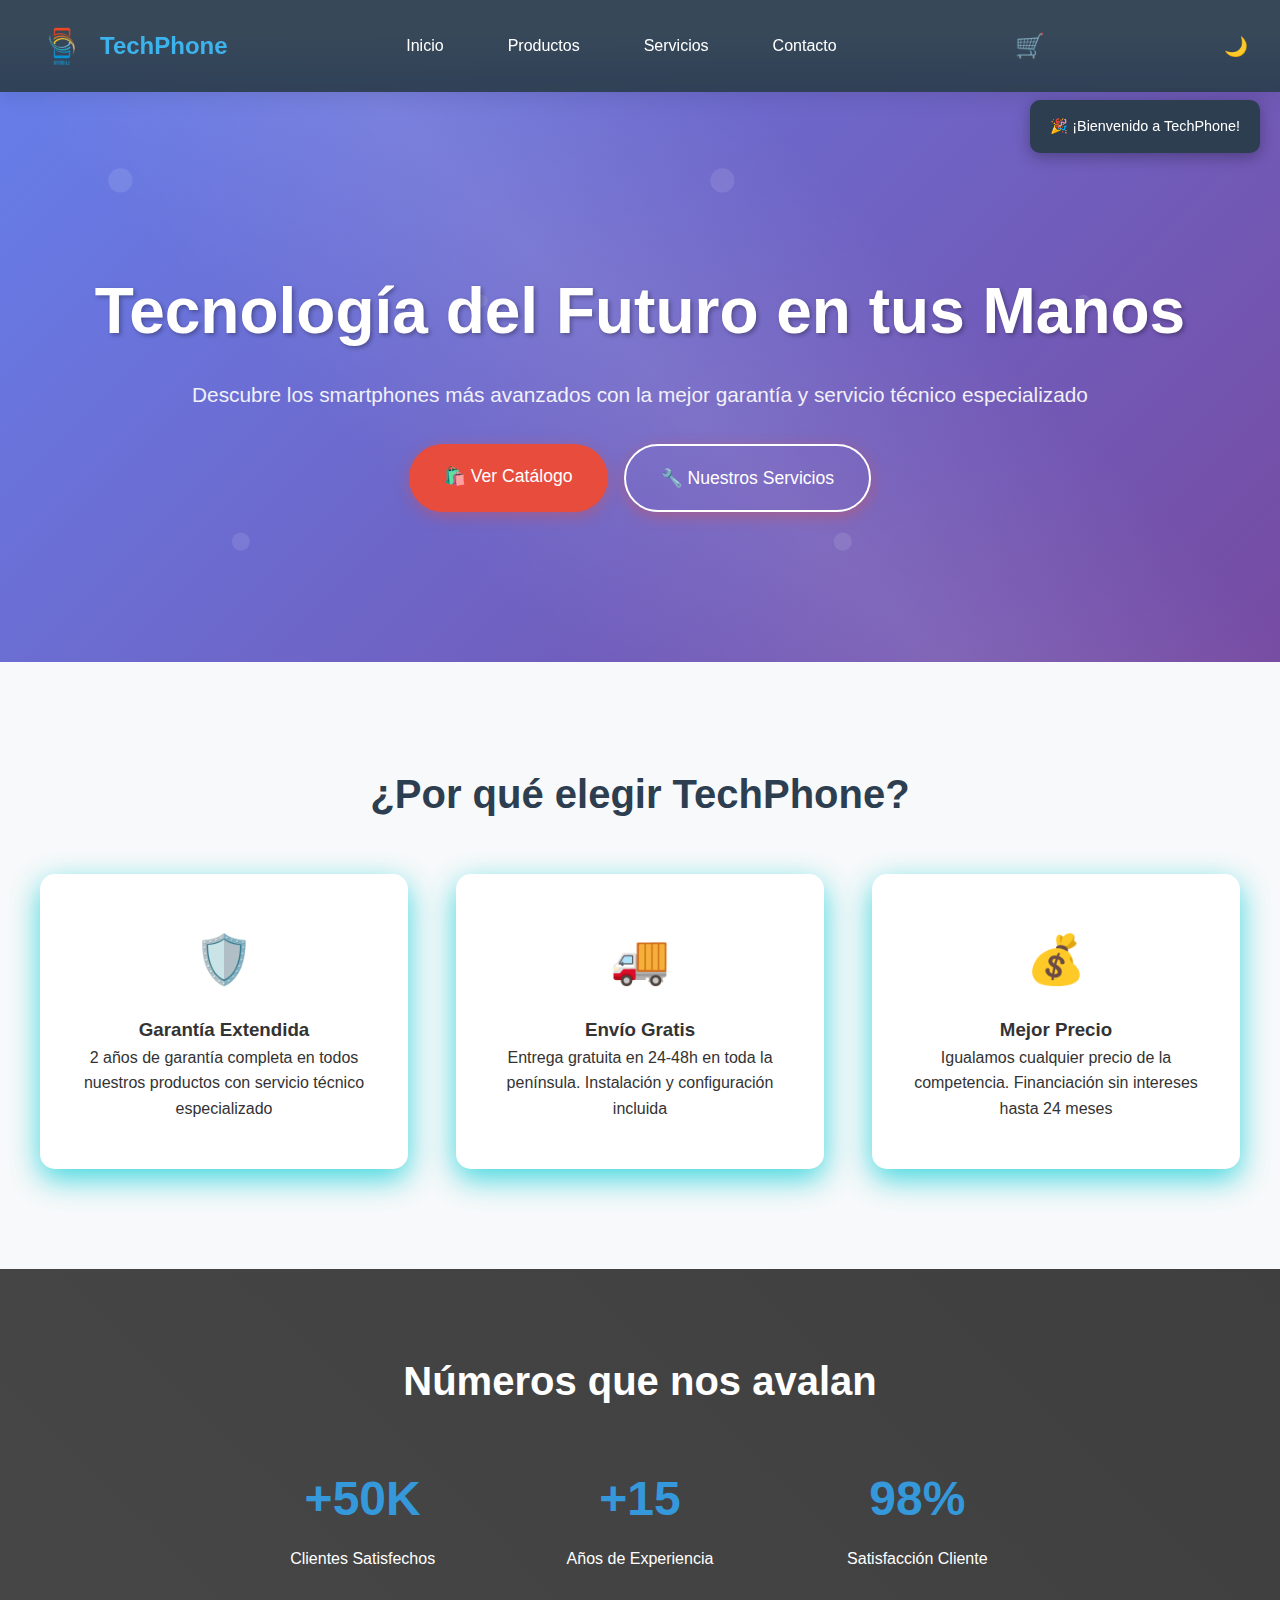
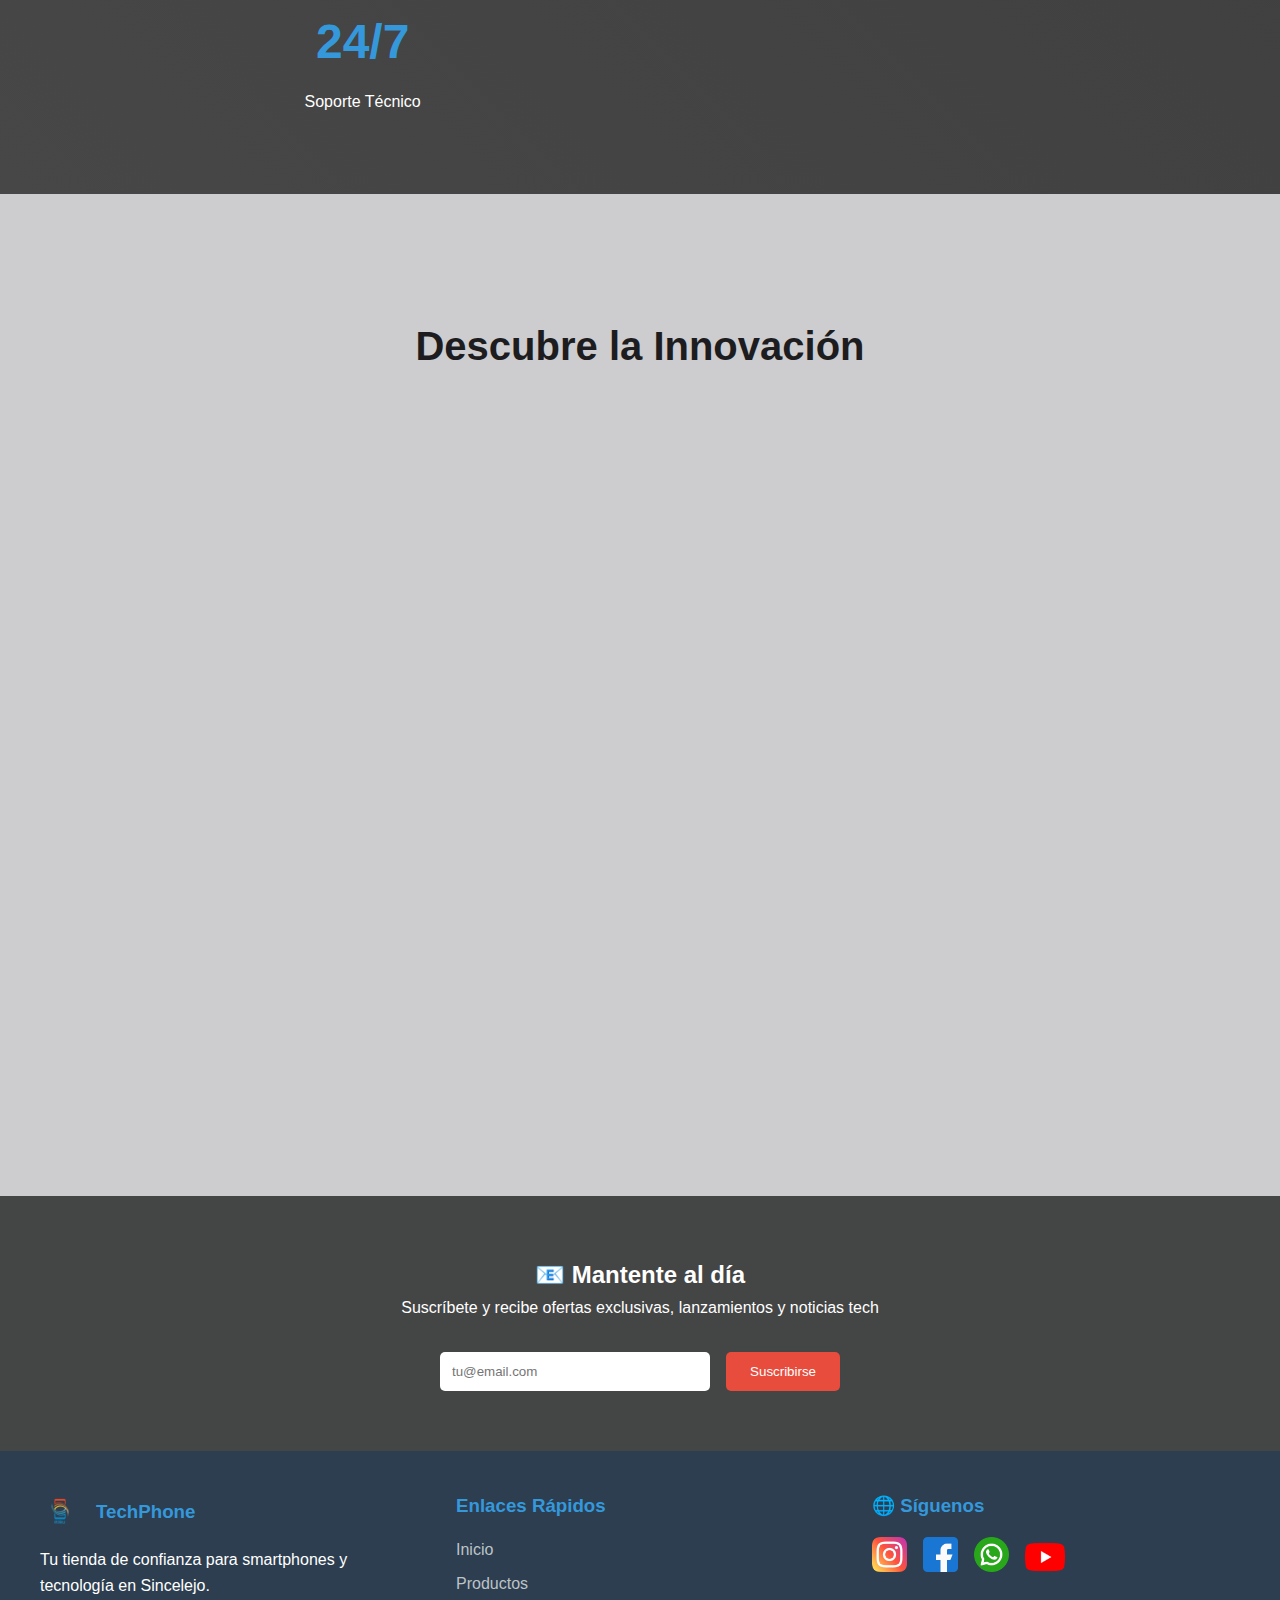
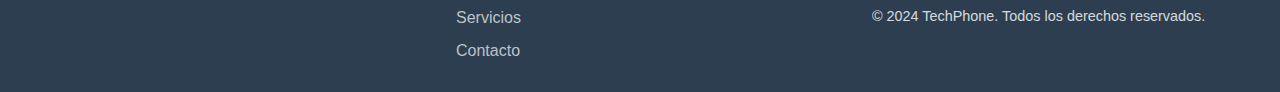
<file: PRACTICA/index.html>
<!DOCTYPE html>
<html lang="es">
<head>
    <meta charset="UTF-8">
    <meta name="viewport" content="width=device-width, initial-scale=1.0">
    <title>TechPhone - Tienda de Teléfonos</title>
    <link rel="stylesheet" href="styles.css">
</head>
<body>
    <!-- LOADER INICIAL -->
    <div class="page-loader" id="pageLoader">
        <div style="text-align: center; color: white;">
            <div class="loading-spinner"></div>
            <h3 style="margin-top: 20px; font-size: 1.5rem; animation: pulse 2s infinite;">🚀 TechPhone</h3>
            <p style="margin-top: 10px; opacity: 0.8;">Cargando experiencia premium...</p>
        </div>
    </div>
    
    <nav class="navbar">
        <div class="nav-brand">
            <img src="imagenes/Logo.png" alt="TechPhone Logo" class="logo-img">
            <h1>TechPhone</h1>
        </div>
        <div class="hamburger" id="hamburger">
            <span></span>
            <span></span>
            <span></span>
        </div>
        <ul class="nav-menu" id="navMenu">
            <li><a href="#inicio">Inicio</a></li>
            <li><a href="productos.html">Productos</a></li>
            <li><a href="servicios.html">Servicios</a></li>
            <li><a href="contacto.html">Contacto</a></li>
        </ul>
    </nav>

    <section id="inicio" class="hero">
        <div class="hero-content">
            <h2> Tecnología del Futuro en tus Manos</h2>
            <p>Descubre los smartphones más avanzados con la mejor garantía y servicio técnico especializado</p>
            <div class="cta-buttons">
                <a href="productos.html" class="cta-button">🛍️ Ver Catálogo</a>
                <a href="servicios.html" class="cta-button cta-secondary">🔧 Nuestros Servicios</a>
            </div>
        </div>
    </section>

    <section class="features">
        <h2 style="text-align: center; font-size: 2.5rem; margin-bottom: 3rem; color: #2c3e50;">¿Por qué elegir TechPhone?</h2>
        <div class="features-grid">
            <div class="feature-card">
                <div class="feature-icon">🛡️</div>
                <h3>Garantía Extendida</h3>
                <p>2 años de garantía completa en todos nuestros productos con servicio técnico especializado</p>
            </div>
            <div class="feature-card">
                <div class="feature-icon">🚚</div>
                <h3>Envío Gratis</h3>
                <p>Entrega gratuita en 24-48h en toda la península. Instalación y configuración incluida</p>
            </div>
            <div class="feature-card">
                <div class="feature-icon">💰</div>
                <h3>Mejor Precio</h3>
                <p>Igualamos cualquier precio de la competencia. Financiación sin intereses hasta 24 meses</p>
            </div>
        </div>
    </section>

    <section class="stats">
        <h2 style="font-size: 2.5rem; margin-bottom: 3rem;">Números que nos avalan</h2>
        <div class="stats-grid">
            <div class="stat-item"> 
                <h3>+50K</h3>
                <p>Clientes Satisfechos</p>
            </div>
            <div class="stat-item">
                <h3>+15</h3>
                <p>Años de Experiencia</p>
            </div>
            <div class="stat-item">
                <h3>98%</h3>
                <p>Satisfacción Cliente</p>
            </div>
            <div class="stat-item">
                <h3>24/7</h3>
                <p>Soporte Técnico</p>
            </div>
        </div>
    </section>

    <section class="showcase-section">
        <h2 style="text-align: center; font-size: 2.5rem; margin-bottom: 4rem; color: #1d1d1f;">Descubre la Innovación</h2>
        <div class="showcase-container">
            <div class="showcase-card left">
                <div class="card-image">
                    <img src="imagenes/iPhone 15 Pro Max.png" alt="iPhone 15 Pro Max">
                </div>
                <div class="card-content">
                    <h3>iPhone 15 Pro Max</h3>
                    <p>Titanio. Tan resistente. Tan ligero. Tan Pro.</p>
                    <a href="productos.html" class="card-link">Más información ›</a>
                </div>
            </div>
            
            <div class="showcase-card center">
                <div class="card-image">
                    <img src="imagenes/SAMSUNG.png" alt="Samsung Galaxy">
                </div>
                <div class="card-content">
                    <h3>Galaxy S24 Ultra</h3>
                    <p>IA integrada. Cámara revolucionaria. S Pen incluido.</p>
                    <a href="productos.html" class="card-link">Más información ›</a>
                </div>
            </div>
            
            <div class="showcase-card right">
                <div class="card-image">
                    <img src="imagenes/Xiaomi 14 Ultra.png" alt="Xiaomi 14 Ultra">
                </div>
                <div class="card-content">
                    <h3>Xiaomi 14 Ultra</h3>
                    <p>Fotografía Leica. Rendimiento extremo. Precio increíble.</p>
                    <a href="productos.html" class="card-link">Más información ›</a>
                </div>
            </div>
        </div>
    </section>

    <section class="newsletter">
        <h2>📧 Mantente al día</h2>
        <p>Suscríbete y recibe ofertas exclusivas, lanzamientos y noticias tech</p>
        <div class="newsletter-form">
            <input type="email" placeholder="tu@email.com">
            <button>Suscribirse</button>
        </div>
    </section>



    <footer>
        <div class="footer-content">
            <div class="footer-section">
                <div class="footer-logo">
                    <img src="imagenes/Logo.png" alt="TechPhone Logo" width="40">
                    <h3>TechPhone</h3>
                </div>
                <p>Tu tienda de confianza para smartphones y tecnología en Sincelejo.</p>
            </div>
            <div class="footer-section">
                <h3>Enlaces Rápidos</h3>
                <ul>
                    <li><a href="index.html">Inicio</a></li>
                    <li><a href="productos.html">Productos</a></li>
                    <li><a href="servicios.html">Servicios</a></li>
                    <li><a href="contacto.html">Contacto</a></li>
                </ul>
            </div>
            
            <div class="footer-section">
                <h3>🌐 Síguenos</h3>
                <div class="social-links">
                    <a href="#" title="Instagram"><img src="imagenes/instagram.png" alt="Instagram" width="35"></a>
                    <a href="#" title="Facebook"><img src="imagenes/facebook.png" alt="Facebook" width="35"></a>
                    <a href="#" title="WhatsApp"><img src="imagenes/whatsapp.png" alt="WhatsApp" width="35"></a>
                    <a href="#" title="YouTube"><img src="imagenes/youtube.png" alt="YouTube" width="40"></a>
                </div>
                <p style="margin-top: 1rem; font-size: 0.9rem; opacity: 0.8;">© 2024 TechPhone. Todos los derechos reservados.</p>
            </div>
        </div>
    </footer>

    <script src="script.js"></script>
    <script>
        // Smooth scrolling
        document.querySelectorAll('a[href^="#"]').forEach(anchor => {
            anchor.addEventListener('click', function (e) {
                e.preventDefault();
                const target = document.querySelector(this.getAttribute('href'));
                if (target) target.scrollIntoView({ behavior: 'smooth' });
            });
        });
        
        // Newsletter
        document.querySelector('.newsletter button').addEventListener('click', function() {
            const email = document.querySelector('.newsletter input').value;
            if (email) {
                alert('¡Gracias por suscribirte! Te mantendremos informado.');
                document.querySelector('.newsletter input').value = '';
            }
        });
        

        
        // Animaciones para showcase cards
        const observerOptions = {
            threshold: 0.1,
            rootMargin: '0px 0px -50px 0px'
        };
        
        const observer = new IntersectionObserver((entries) => {
            entries.forEach(entry => {
                if (entry.isIntersecting) {
                    entry.target.style.opacity = '1';
                    entry.target.style.transform = 'translateY(0)';
                }
            });
        }, observerOptions);
        
        document.querySelectorAll('.showcase-card').forEach(card => {
            card.style.opacity = '0';
            card.style.transform = 'translateY(50px)';
            card.style.transition = 'all 0.8s ease';
            observer.observe(card);
        });e = function(n) {
            showSlide(slideIndex = n);
        }
        
        function showSlide(n) {
            const slides = document.querySelectorAll('.carousel-slide');
            const dots = document.querySelectorAll('.dot');
            
            if (n > slides.length) { slideIndex = 1; }
            if (n < 1) { slideIndex = slides.length; }
            
            slides.forEach(slide => slide.classList.remove('active'));
            dots.forEach(dot => dot.classList.remove('active'));
            
            if (slides[slideIndex - 1]) {
                slides[slideIndex - 1].classList.add('active');
            }
            if (dots[slideIndex - 1]) {
                dots[slideIndex - 1].classList.add('active');
            }
        }
        

    </script>
</body>
</html>
</file>
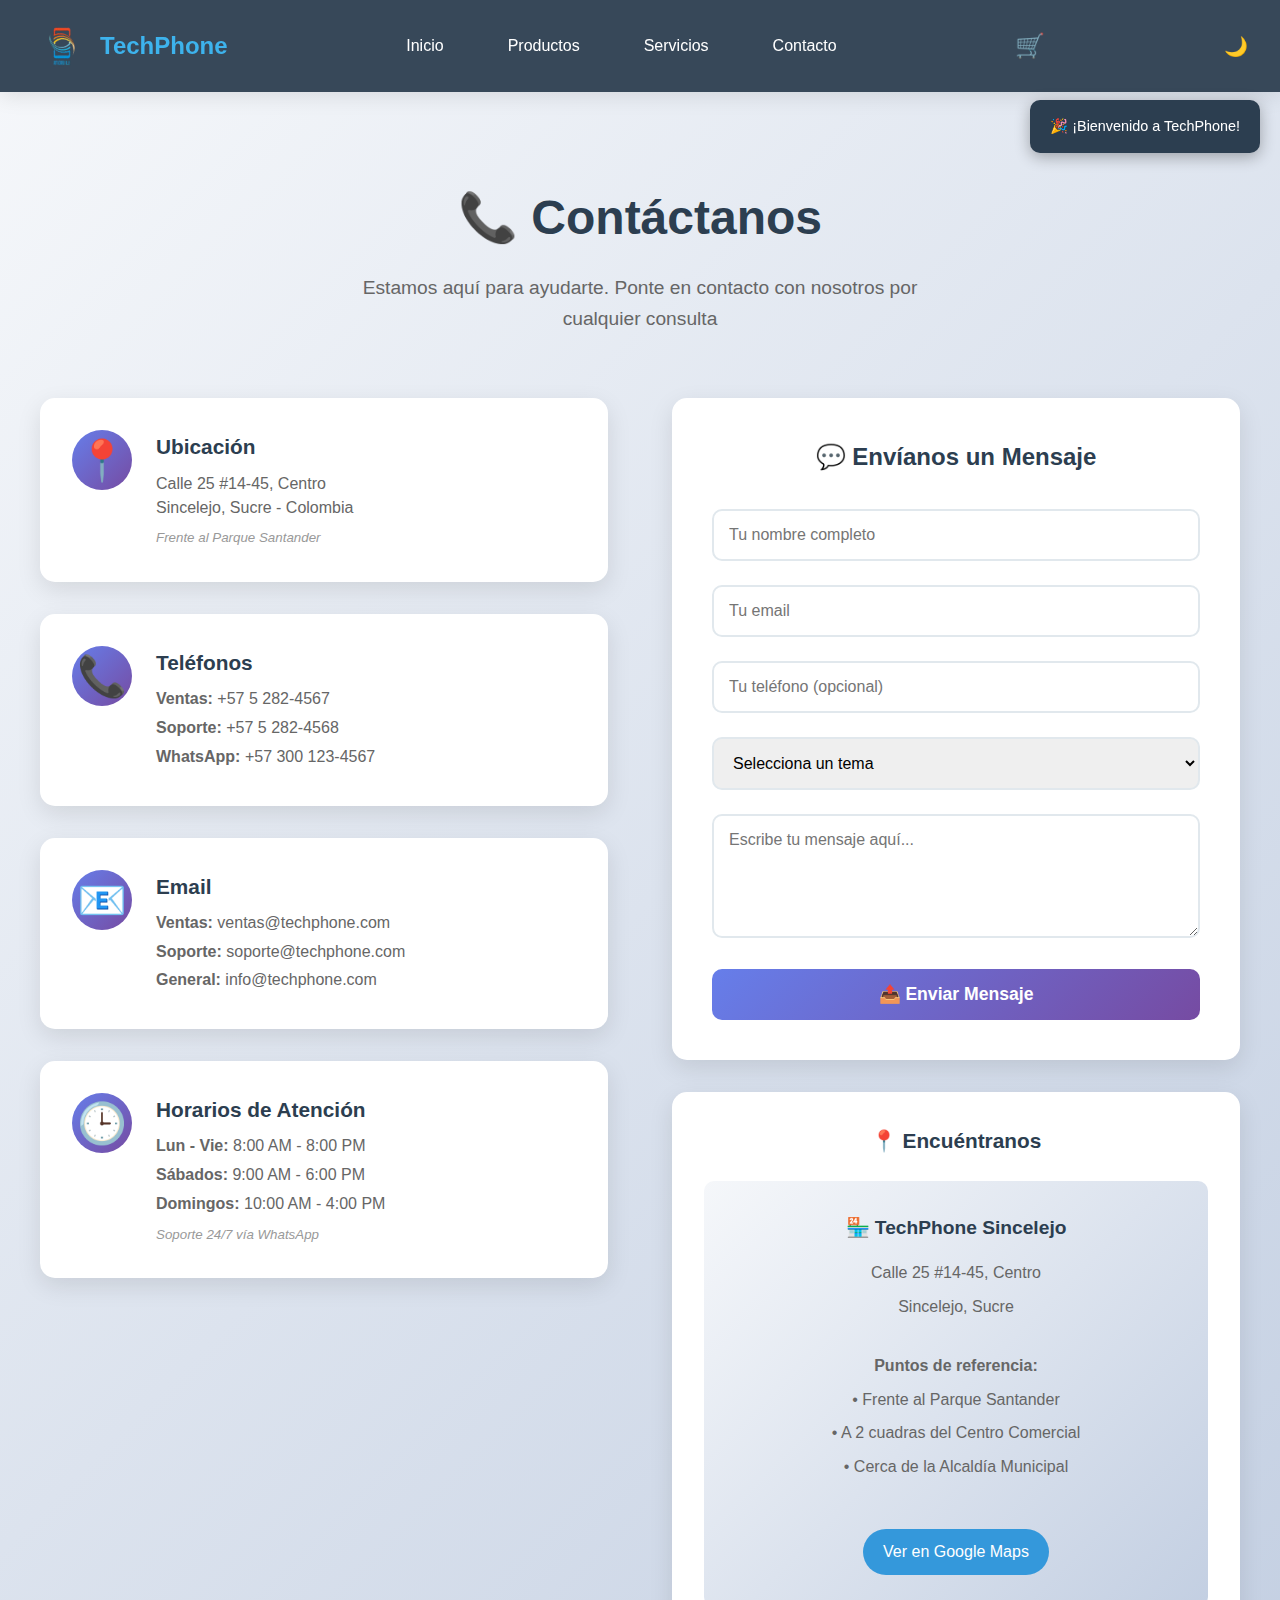
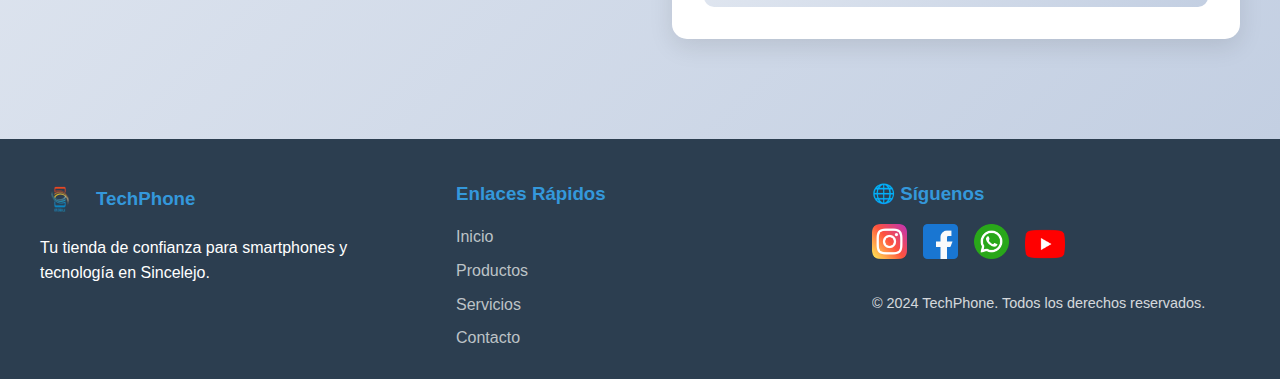
<file: PRACTICA/contacto.html>
<!DOCTYPE html>
<html lang="es">
<head>
    <meta charset="UTF-8">
    <meta name="viewport" content="width=device-width, initial-scale=1.0">
    <title>Contacto - TechPhone</title>
    <link rel="stylesheet" href="styles.css">
</head>
<body>
    <!-- LOADER INICIAL -->
    <div class="page-loader" id="pageLoader">
        <div style="text-align: center; color: white;">
            <div class="loading-spinner"></div>
            <h3 style="margin-top: 20px; font-size: 1.5rem; animation: pulse 2s infinite;">📞 Contacto</h3>
            <p style="margin-top: 10px; opacity: 0.8;">Preparando información...</p>
        </div>
    </div>
    
    <nav class="navbar">
        <div class="nav-brand">
            <img src="imagenes/Logo.png" alt="TechPhone Logo" class="logo-img">
            <h1>TechPhone</h1>
        </div>
        <div class="hamburger" id="hamburger">
            <span></span>
            <span></span>
            <span></span>
        </div>
        <ul class="nav-menu" id="navMenu">
            <li><a href="index.html">Inicio</a></li>
            <li><a href="productos.html">Productos</a></li>
            <li><a href="servicios.html">Servicios</a></li>
            <li><a href="contacto.html">Contacto</a></li>
        </ul>
    </nav>

    <!-- Poner o quitar el boton de volver -->
    <div class="container">
        <a href="index.html" class=""></a>
        
        
        <section class="contact-section">
            <div class="contact-container">
                <div class="contact-header">
                    <h2>📞 Contáctanos</h2>
                    <p>Estamos aquí para ayudarte. Ponte en contacto con nosotros por cualquier consulta</p>
                </div>
                
                <div class="contact-content">
                    <div class="contact-info">
                        <div class="contact-card">
                            <div class="contact-icon">📍</div>
                            <div class="contact-details">
                                <h3>Ubicación</h3>
                                <p>Calle 25 #14-45, Centro<br>Sincelejo, Sucre - Colombia</p>
                                <small>Frente al Parque Santander</small>
                            </div>
                        </div>
                        
                        <div class="contact-card">
                            <div class="contact-icon">📞</div>
                            <div class="contact-details">
                                <h3>Teléfonos</h3>
                                <p><strong>Ventas:</strong> +57 5 282-4567</p>
                                <p><strong>Soporte:</strong> +57 5 282-4568</p>
                                <p><strong>WhatsApp:</strong> +57 300 123-4567</p>
                            </div>
                        </div>
                        
                        <div class="contact-card">
                            <div class="contact-icon">📧</div>
                            <div class="contact-details">
                                <h3>Email</h3>
                                <p><strong>Ventas:</strong> ventas@techphone.com</p>
                                <p><strong>Soporte:</strong> soporte@techphone.com</p>
                                <p><strong>General:</strong> info@techphone.com</p>
                            </div>
                        </div>
                        
                        <div class="contact-card">
                            <div class="contact-icon">🕒</div>
                            <div class="contact-details">
                                <h3>Horarios de Atención</h3>
                                <p><strong>Lun - Vie:</strong> 8:00 AM - 8:00 PM</p>
                                <p><strong>Sábados:</strong> 9:00 AM - 6:00 PM</p>
                                <p><strong>Domingos:</strong> 10:00 AM - 4:00 PM</p>
                                <small>Soporte 24/7 vía WhatsApp</small>
                            </div>
                        </div>
                    </div>
                    
                    <div class="contact-form-container">
                        <div class="contact-form">
                            <h3>💬 Envíanos un Mensaje</h3>
                            <form id="contactForm">
                                <div class="form-group">
                                    <input type="text" id="nombre" placeholder="Tu nombre completo" required>
                                </div>
                                <div class="form-group">
                                    <input type="email" id="email" placeholder="Tu email" required>
                                </div>
                                <div class="form-group">
                                    <input type="tel" id="telefono" placeholder="Tu teléfono (opcional)">
                                </div>
                                <div class="form-group">
                                    <select id="asunto" required>
                                        <option value="">Selecciona un tema</option>
                                        <option value="ventas">Consulta de Ventas</option>
                                        <option value="soporte">Soporte Técnico</option>
                                        <option value="garantia">Garantía</option>
                                        <option value="reparacion">Reparación</option>
                                        <option value="otro">Otro</option>
                                    </select>
                                </div>
                                <div class="form-group">
                                    <textarea id="mensaje" placeholder="Escribe tu mensaje aquí..." rows="5" required></textarea>
                                </div>
                                <button type="submit" class="submit-btn">📤 Enviar Mensaje</button>
                            </form>
                        </div>
                        
                        <div class="map-container">
                            <h3>📍 Encuéntranos</h3>
                            <div class="map-placeholder">
                                <div class="map-content">
                                    <h4>🏪 TechPhone Sincelejo</h4>
                                    <p>Calle 25 #14-45, Centro</p>
                                    <p>Sincelejo, Sucre</p>
                                    <br>
                                    <p><strong>Puntos de referencia:</strong></p>
                                    <p>• Frente al Parque Santander</p>
                                    <p>• A 2 cuadras del Centro Comercial</p>
                                    <p>• Cerca de la Alcaldía Municipal</p>
                                    <br>
                                    <a href="https://maps.google.com" target="_blank" class="map-link"> Ver en Google Maps</a>
                                </div>
                            </div>
                        </div>
                    </div>
                </div>
            </div>
        </section>
    </div>

    <footer>
        <div class="footer-content">
            <div class="footer-section">
                <div class="footer-logo">
                    <img src="imagenes/Logo.png" alt="TechPhone Logo" width="40">
                    <h3>TechPhone</h3>
                </div>
                <p>Tu tienda de confianza para smartphones y tecnología en Sincelejo.</p>
            </div>
            <div class="footer-section">
                <h3>Enlaces Rápidos</h3>
                <ul>
                    <li><a href="index.html">Inicio</a></li>
                    <li><a href="productos.html">Productos</a></li>
                    <li><a href="servicios.html">Servicios</a></li>
                    <li><a href="contacto.html">Contacto</a></li>
                </ul>
            </div>
            <div class="footer-section">
                <h3>🌐 Síguenos</h3>
                <div class="social-links">
                    <a href="#" title="Instagram"><img src="imagenes/instagram.png" alt="Instagram" width="35"></a>
                    <a href="#" title="Facebook"><img src="imagenes/facebook.png" alt="Facebook" width="35"></a>
                    <a href="#" title="WhatsApp"><img src="imagenes/whatsapp.png" alt="WhatsApp" width="35"></a>
                    <a href="#" title="YouTube"><img src="imagenes/youtube.png" alt="YouTube" width="40"></a>
                </div>
                <p style="margin-top: 1rem; font-size: 0.9rem; opacity: 0.8;">© 2024 TechPhone. Todos los derechos reservados.</p>
            </div>
        </div>
    </footer>

    <script src="script.js"></script>
    <script>
        // Contact Form
        document.getElementById('contactForm').addEventListener('submit', function(e) {
            e.preventDefault();
            
            const nombre = document.getElementById('nombre').value;
            const email = document.getElementById('email').value;
            const telefono = document.getElementById('telefono').value;
            const asunto = document.getElementById('asunto').value;
            const mensaje = document.getElementById('mensaje').value;
            
            if (nombre && email && asunto && mensaje) {
                alert(`¡Gracias ${nombre}! Tu mensaje ha sido enviado. Te contactaremos pronto.`);
                document.getElementById('contactForm').reset();
            }
        });
    </script>
</body>
</html>
</file>
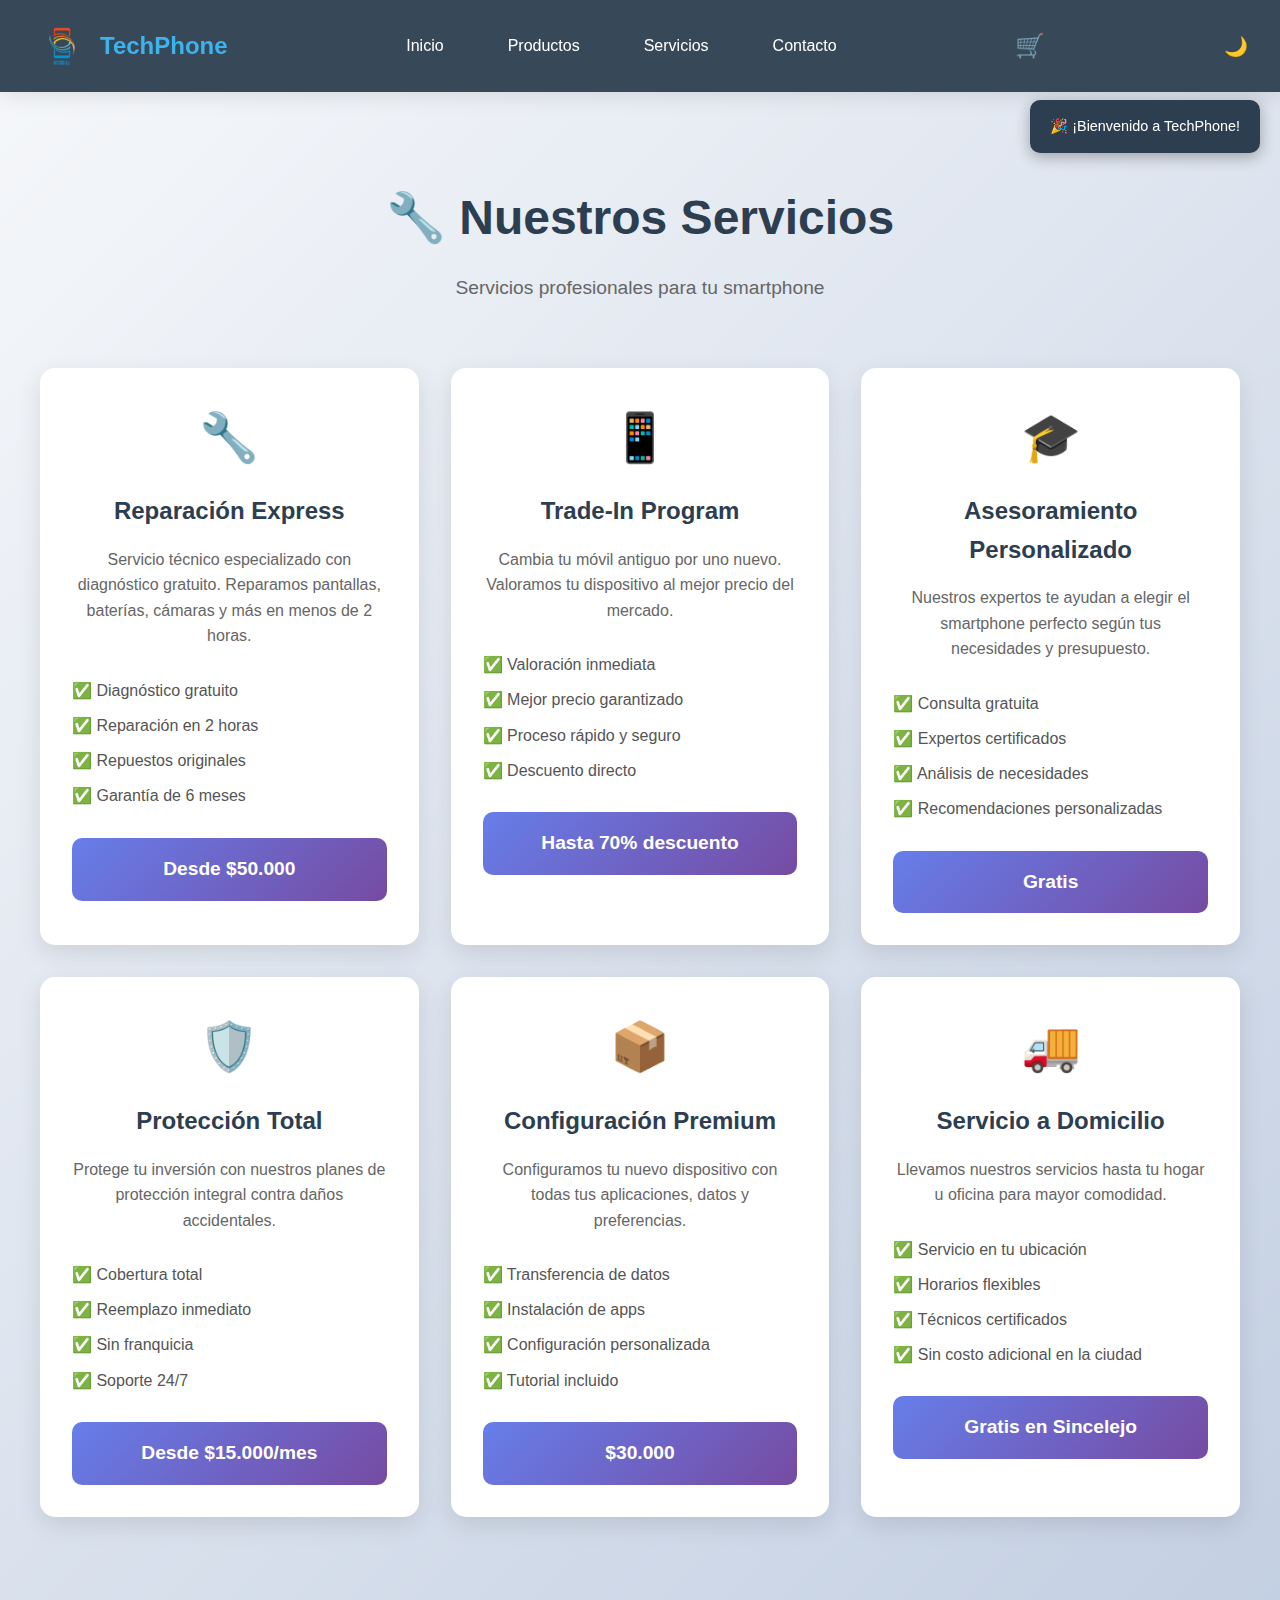
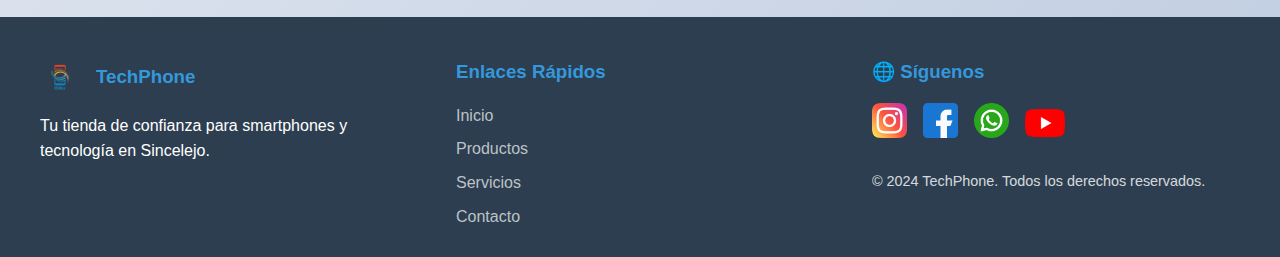
<file: PRACTICA/servicios.html>
<!DOCTYPE html>
<html lang="es">
<head>
    <meta charset="UTF-8">
    <meta name="viewport" content="width=device-width, initial-scale=1.0">
    <title>Servicios - TechPhone</title>
    <link rel="stylesheet" href="styles.css">
</head>
<body>
    <nav class="navbar">
        <div class="nav-brand">
            <img src="imagenes/Logo.png" alt="TechPhone Logo" class="logo-img">
            <h1>TechPhone</h1>
        </div>
        <div class="hamburger" id="hamburger">
            <span></span>
            <span></span>
            <span></span>
        </div>
        <ul class="nav-menu" id="navMenu">
            <li><a href="index.html">Inicio</a></li>
            <li><a href="productos.html">Productos</a></li>
            <li><a href="servicios.html">Servicios</a></li>
            <li><a href="contacto.html">Contacto</a></li>
        </ul>
    </nav>

    <div class="container">
        <a href="index.html" class=""></a>
        
        <section class="services-section">
            <div class="services-container">
                <div class="services-header">
                    <h2>🔧 Nuestros Servicios</h2>
                    <p>Servicios profesionales para tu smartphone</p>
                </div>
                
                <div class="services-grid">
                <div class="service-card">
                    <div class="service-icon">🔧</div>
                    <h3>Reparación Express</h3>
                    <p>Servicio técnico especializado con diagnóstico gratuito. Reparamos pantallas, baterías, cámaras y más en menos de 2 horas.</p>
                    <ul class="service-features">
                        <li>✅ Diagnóstico gratuito</li>
                        <li>✅ Reparación en 2 horas</li>
                        <li>✅ Repuestos originales</li>
                        <li>✅ Garantía de 6 meses</li>
                    </ul>
                    <div class="service-price">Desde $50.000</div>
                </div>

                <div class="service-card">
                    <div class="service-icon">📱</div>
                    <h3>Trade-In Program</h3>
                    <p>Cambia tu móvil antiguo por uno nuevo. Valoramos tu dispositivo al mejor precio del mercado.</p>
                    <ul class="service-features">
                        <li>✅ Valoración inmediata</li>
                        <li>✅ Mejor precio garantizado</li>
                        <li>✅ Proceso rápido y seguro</li>
                        <li>✅ Descuento directo</li>
                    </ul>
                    <div class="service-price">Hasta 70% descuento</div>
                </div>

                <div class="service-card">
                    <div class="service-icon">🎓</div>
                    <h3>Asesoramiento Personalizado</h3>
                    <p>Nuestros expertos te ayudan a elegir el smartphone perfecto según tus necesidades y presupuesto.</p>
                    <ul class="service-features">
                        <li>✅ Consulta gratuita</li>
                        <li>✅ Expertos certificados</li>
                        <li>✅ Análisis de necesidades</li>
                        <li>✅ Recomendaciones personalizadas</li>
                    </ul>
                    <div class="service-price">Gratis</div>
                </div>

                <div class="service-card">
                    <div class="service-icon">🛡️</div>
                    <h3>Protección Total</h3>
                    <p>Protege tu inversión con nuestros planes de protección integral contra daños accidentales.</p>
                    <ul class="service-features">
                        <li>✅ Cobertura total</li>
                        <li>✅ Reemplazo inmediato</li>
                        <li>✅ Sin franquicia</li>
                        <li>✅ Soporte 24/7</li>
                    </ul>
                    <div class="service-price">Desde $15.000/mes</div>
                </div>

                <div class="service-card">
                    <div class="service-icon">📦</div>
                    <h3>Configuración Premium</h3>
                    <p>Configuramos tu nuevo dispositivo con todas tus aplicaciones, datos y preferencias.</p>
                    <ul class="service-features">
                        <li>✅ Transferencia de datos</li>
                        <li>✅ Instalación de apps</li>
                        <li>✅ Configuración personalizada</li>
                        <li>✅ Tutorial incluido</li>
                    </ul>
                    <div class="service-price">$30.000</div>
                </div>

                <div class="service-card">
                    <div class="service-icon">🚚</div>
                    <h3>Servicio a Domicilio</h3>
                    <p>Llevamos nuestros servicios hasta tu hogar u oficina para mayor comodidad.</p>
                    <ul class="service-features">
                        <li>✅ Servicio en tu ubicación</li>
                        <li>✅ Horarios flexibles</li>
                        <li>✅ Técnicos certificados</li>
                        <li>✅ Sin costo adicional en la ciudad</li>
                    </ul>
                    <div class="service-price">Gratis en Sincelejo</div>
                </div>
                </div>
            </div>
        </section>
    </div>

    <footer>
        <div class="footer-content">
            <div class="footer-section">
                <div class="footer-logo">
                    <img src="imagenes/Logo.png" alt="TechPhone Logo" width="40">
                    <h3>TechPhone</h3>
                </div>
                <p>Tu tienda de confianza para smartphones y tecnología en Sincelejo.</p>
            </div>
            <div class="footer-section">
                <h3>Enlaces Rápidos</h3>
                <ul>
                    <li><a href="index.html">Inicio</a></li>
                    <li><a href="productos.html">Productos</a></li>
                    <li><a href="servicios.html">Servicios</a></li>
                    <li><a href="contacto.html">Contacto</a></li>
                </ul>
            </div>
            <div class="footer-section">
                <h3>🌐 Síguenos</h3>
                <div class="social-links">
                    <a href="#" title="Instagram"><img src="imagenes/instagram.png" alt="Instagram" width="35"></a>
                    <a href="#" title="Facebook"><img src="imagenes/facebook.png" alt="Facebook" width="35"></a>
                    <a href="#" title="WhatsApp"><img src="imagenes/whatsapp.png" alt="WhatsApp" width="35"></a>
                    <a href="#" title="YouTube"><img src="imagenes/youtube.png" alt="YouTube" width="40"></a>
                </div>
                <p style="margin-top: 1rem; font-size: 0.9rem; opacity: 0.8;">© 2024 TechPhone. Todos los derechos reservados.</p>
            </div>
        </div>
    </footer>

    <script src="script.js"></script>
</body>
</html>
</file>
<file: PRACTICA/styles.css>
/* RESET GLOBAL - Elimina márgenes y padding por defecto de todos los elementos */
* { 
    margin: 0; /* Sin márgenes externos */
    padding: 0; /* Sin relleno interno */
    box-sizing: border-box; /* Incluye padding y border en el ancho total */
}

/* ESTILOS DEL BODY - Configuración general de la página */
body { 
    font-family: 'Segoe UI', Tahoma, Geneva, Verdana, sans-serif; /* Fuente principal */
    line-height: 1.6; /* Espaciado entre líneas */
    color: #333; /* Color de texto principal (gris oscuro) */
}

/* BARRA DE NAVEGACIÓN - Header fijo en la parte superior */
.navbar { 
    background: rgba(44, 62, 80, 0.95); /* Fondo azul oscuro semi-transparente */
    backdrop-filter: blur(10px); /* Efecto de desenfoque del fondo */
    color: rgba(62, 185, 246, 0.948); /* Texto blanco */
    padding: 1rem 2rem; /* Espaciado interno: 16px arriba/abajo, 32px izq/der */
    display: flex; /* Layout flexible */
    justify-content: space-between; /* Separa elementos a los extremos */
    align-items: center; /* Centra verticalmente */
    position: fixed; /* Posición fija al hacer scroll */
    width: 100%; /* Ancho completo */
    top: 0; /* Pegado al borde superior */
    z-index: 1000; /* Aparece por encima de otros elementos */
    transition: all 0.3s; /* Transición suave para cambios */
}

/* CONTENEDOR DEL LOGO Y TÍTULO */
.nav-brand { 
    display: flex; /* Layout flexible */
    align-items: center; /* Centra verticalmente logo y título */
    gap: 0.5rem; /* Espacio de 8px entre logo y título */
}

/* IMAGEN DEL LOGO */
.logo-img { 
    width: 60px; /* Ancho fijo de 40 píxeles */
    height: 60px; /* Alto fijo de 40 píxeles */
    object-fit: contain; /* Mantiene proporciones de la imagen */
}

/* TÍTULO PRINCIPAL EN NAVBAR */
.nav-brand h1 { 
    margin: 0; /* Sin márgenes */
    font-size: 1.5rem; /* Tamaño de fuente 24px */
}

/* MENÚ HAMBURGUESA */
.hamburger {
    display: none;
    flex-direction: column;
    cursor: pointer;
    padding: 5px;
}

.hamburger span {
    width: 25px;
    height: 3px;
    background: white;
    margin: 3px 0;
    transition: 0.3s;
    border-radius: 2px;
}

.hamburger.active span:nth-child(1) {
    transform: rotate(-45deg) translate(-5px, 6px);
}

.hamburger.active span:nth-child(2) {
    opacity: 0;
}

.hamburger.active span:nth-child(3) {
    transform: rotate(45deg) translate(-5px, -6px);
}

/* MENÚ DE NAVEGACIÓN */
.nav-menu { 
    display: flex; /* Layout horizontal */
    list-style: none; /* Sin viñetas de lista */
    gap: 2rem; /* Espacio de 32px entre elementos */
}

/* ENLACES DEL MENÚ */
.nav-menu a { 
    color: white; /* Texto blanco */
    text-decoration: none; /* Sin subrayado */
    padding: 0.5rem 1rem; /* Espaciado: 8px arriba/abajo, 16px izq/der */
    border-radius: 5px; /* Bordes redondeados */
    transition: all 0.3s; /* Transición suave para efectos hover */
}

/* EFECTO HOVER EN ENLACES DEL MENÚ */
.nav-menu a:hover { 
    background: rgba(46, 103, 201, 0.689); /* Fondo blanco semi-transparente */
    transform: translateY(-2px); /* Mueve 2px hacia arriba */
}

/* SECCIÓN HERO - Banner principal de la página */
.hero { 
    background: linear-gradient(135deg, #667eea 0%, #764ba2 100%, #f093fb 200%); /* Gradiente de colores */
    color: white; /* Texto blanco */
    text-align: center; /* Texto centrado */
    padding: 200px 2rem 150px; /* Espaciado: 200px arriba, 32px lados, 150px abajo */
    margin-top: 60px; /* Margen superior para compensar navbar fijo */
    position: relative; /* Para posicionar elementos internos */
    overflow: hidden; /* Oculta contenido que se desborde */
}

/* PATRÓN DE FONDO DEL HERO */
.hero::before { 
    content: ''; /* Elemento vacío */
    position: absolute; /* Posición absoluta */
    top: 0; left: 0; right: 0; bottom: 0; /* Cubre toda la sección */
    background: url('data:image/svg+xml,<svg xmlns="http://www.w3.org/2000/svg" viewBox="0 0 100 100"><circle cx="20" cy="20" r="2" fill="white" opacity="0.1"/><circle cx="80" cy="40" r="1" fill="white" opacity="0.1"/><circle cx="40" cy="80" r="1.5" fill="white" opacity="0.1"/></svg>'); /* Patrón de círculos */
}

/* CONTENIDO DEL HERO */
.hero-content { 
    position: relative; /* Para aparecer sobre el patrón de fondo */
    z-index: 2; /* Nivel superior al patrón */
}

/* TÍTULO PRINCIPAL DEL HERO */
.hero h2 { 
    font-size: 4rem; /* Tamaño grande: 64px */
    margin-bottom: 1rem; /* Margen inferior 16px */
    text-shadow: 2px 2px 4px rgba(0,0,0,0.3); /* Sombra del texto */
    animation: fadeInUp 1s ease-out; /* Animación de entrada */
}

/* PÁRRAFO DEL HERO */
.hero p { 
    font-size: 1.3rem; /* Tamaño 20.8px */
    margin-bottom: 2rem; /* Margen inferior 32px */
    opacity: 0.9; /* Ligeramente transparente */
    animation: fadeInUp 1s ease-out 0.3s both; /* Animación con retraso */
}

/* CONTENEDOR DE BOTONES CTA */
.cta-buttons { 
    display: flex; /* Layout flexible */
    gap: 1rem; /* Espacio de 16px entre botones */
    justify-content: center; /* Centra horizontalmente */
    flex-wrap: wrap; /* Permite salto de línea en móviles */
    animation: fadeInUp 1s ease-out 0.6s both; /* Animación con más retraso */
}

/* BOTONES CTA PRINCIPALES */
.cta-button { 
    background: #e74c3c; /* Fondo rojo */
    color: white; /* Texto blanco */
    padding: 18px 35px; /* Espaciado interno generoso */
    border: none; /* Sin borde */
    border-radius: 50px; /* Bordes muy redondeados (píldora) */
    font-size: 1.1rem; /* Tamaño de fuente 17.6px */
    cursor: pointer; /* Cursor de mano */
    transition: all 0.3s; /* Transición suave */
    text-decoration: none; /* Sin subrayado para enlaces */
    display: inline-block; /* Comportamiento de bloque inline */
    box-shadow: 0 4px 15px rgba(231, 76, 60, 0.4); /* Sombra roja suave */
}

/* EFECTO HOVER EN BOTONES CTA */
.cta-button:hover { 
    background: #c0392b; /* Rojo más oscuro */
    transform: translateY(-3px); /* Mueve 3px hacia arriba */
    box-shadow: 0 6px 20px rgba(231, 76, 60, 0.6); /* Sombra más intensa */
}

/* BOTÓN CTA SECUNDARIO */
.cta-secondary { 
    background: transparent; /* Fondo transparente */
    border: 2px solid white; /* Borde blanco */
}

/* HOVER DEL BOTÓN SECUNDARIO */
.cta-secondary:hover { 
    background: white; /* Fondo blanco */
    color: #667eea; /* Texto azul */
}

/* SECCIÓN DE CARACTERÍSTICAS */
.features { 
    padding: 100px 2rem; /* Espaciado: 100px arriba/abajo, 32px lados */
    background: #f8f9fa; /* Fondo gris muy claro */
}

/* GRID DE CARACTERÍSTICAS */
.features-grid { 
    display: grid; /* Layout de cuadrícula */
    grid-template-columns: repeat(auto-fit, minmax(300px, 1fr)); /* Columnas responsivas */
    gap: 3rem; /* Espacio de 48px entre elementos */
    max-width: 1200px; /* Ancho máximo */
    margin: 0 auto; /* Centrado horizontal */
}

/* TARJETAS DE CARACTERÍSTICAS */
.feature-card { 
    background: white; /* Fondo blanco */
    padding: 3rem 2rem; /* Espaciado: 48px arriba/abajo, 32px lados */
    border-radius: 15px; /* Bordes redondeados */
    text-align: center; /* Texto centrado */
    box-shadow: 0 10px 30px rgba(43, 211, 220, 0.907); /* Sombra suave */
    transition: transform 0.3s; /* Transición para hover */
}

/* EFECTO HOVER EN TARJETAS */
.feature-card:hover { 
    transform: translateY(-10px); /* Mueve 10px hacia arriba */
}

/* ICONOS DE CARACTERÍSTICAS */
.feature-icon { 
    font-size: 3rem; /* Tamaño grande: 48px */
    margin-bottom: 1rem; /* Margen inferior 16px */
}

/* SECCIÓN DE ESTADÍSTICAS */
.stats { 
    background: linear-gradient(45deg, #474747, #3f3f3f); /* Gradiente azul oscuro */
    color: white; /* Texto blanco */
    padding: 80px 2rem; /* Espaciado: 80px arriba/abajo, 32px lados */
    text-align: center; /* Texto centrado */
}

/* GRID DE ESTADÍSTICAS */
.stats-grid { 
    display: grid; /* Layout de cuadrícula */
    grid-template-columns: repeat(auto-fit, minmax(200px, 1fr)); /* Columnas responsivas */
    gap: 2rem; /* Espacio de 32px entre elementos */
    max-width: 800px; /* Ancho máximo */
    margin: 0 auto; /* Centrado horizontal */
}

/* NÚMEROS DE ESTADÍSTICAS DONDE DICE NUMEROS QUE NOS AVALAN */
.stat-item h3 { 
    font-size: 3rem; /* Tamaño grande: 48px */
    color: #3498db; /* Color azul */
    margin-bottom: 0.5rem; /* Margen inferior 8px */
}

/* SECCIÓN DE TESTIMONIOS/SERVICIOS */
.testimonials { 
    padding: 100px 2rem; /* Espaciado: 100px arriba/abajo, 32px lados */
}

/* TARJETA DE TESTIMONIO */
.testimonial-card { 
    background: white; /* Fondo blanco */
    padding: 2rem; /* Espaciado interno 32px */
    border-radius: 10px; /* Bordes redondeados */
    box-shadow: 0 5px 15px rgba(33, 204, 223, 0.921); /* Sombra suave */
    max-width: 600px; /* Ancho máximo */
    margin: 0 auto; /* Centrado horizontal */
    text-align: center; /* Texto centrado */
}

/* SECCIÓN DE NEWSLETTER  DONDE DICE MANTENTE AL DIA, DONDE VAN LA SUSCRICION */
.newsletter { 
    background: #444545; /* Fondo azul */
    color: white; /* Texto blanco */
    padding: 60px 2rem; /* Espaciado: 60px arriba/abajo, 32px lados */
    text-align: center; /* Texto centrado */
}

/* FORMULARIO DE NEWSLETTER */
.newsletter-form { 
    display: flex; /* Layout flexible */
    gap: 1rem; /* Espacio de 16px entre elementos */
    justify-content: center; /* Centrado horizontal */
    max-width: 400px; /* Ancho máximo */
    margin: 2rem auto 0; /* Margen: 32px arriba, centrado, 0 abajo */
}

/* INPUT DE EMAIL */
.newsletter input { 
    flex: 1; /* Ocupa el espacio disponible */
    padding: 12px; /* Espaciado interno */
    border: none; /* Sin borde */
    border-radius: 5px; /* Bordes redondeados */
}

/* BOTÓN DE SUSCRIPCIÓN */
.newsletter button { 
    background: #e74c3c; /* Fondo rojo */
    color: white; /* Texto blanco */
    padding: 12px 24px; /* Espaciado: 12px arriba/abajo, 24px lados */
    border: none; /* Sin borde */
    border-radius: 5px; /* Bordes redondeados */
    cursor: pointer; /* Cursor de mano */
}

/* FOOTER - Pie de página */
footer { 
    background: #2c3e50; /* Fondo azul oscuro */
    color: white; /* Texto blanco */
    padding: 40px 2rem 20px; /* Espaciado: 40px arriba, 32px lados, 20px abajo */
}

/* CONTENIDO DEL FOOTER */
.footer-content { 
    display: grid; /* Layout de cuadrícula */
    grid-template-columns: repeat(auto-fit, minmax(250px, 1fr)); /* Columnas responsivas */
    gap: 3rem; /* Espacio de 48px entre secciones */
    max-width: 1200px; /* Ancho máximo */
    margin: 0 auto; /* Centrado horizontal */
}

/* TÍTULOS DE SECCIONES DEL FOOTER */
.footer-section h3 { 
    color: #3498db; /* Color azul */
    margin-bottom: 1rem; /* Margen inferior 16px */
}

/* ENLACES SOCIALES */
.social-links { 
    display: flex; /* Layout flexible */
    gap: 1rem; /* Espacio de 16px entre iconos */
    margin-top: 1rem; /* Margen superior 16px */
}

/* ICONOS SOCIALES */
.social-links a { 
    color: white; /* Color blanco */
    font-size: 1.5rem; /* Tamaño 24px */
    transition: color 0.3s; /* Transición suave */
}

/* HOVER EN ICONOS SOCIALES */
.social-links a:hover { 
    color: #3498db; /* Cambia a azul */
}

/* ANIMACIÓN FADE IN UP */
@keyframes fadeInUp { 
    from { 
        opacity: 0; /* Inicia invisible */
        transform: translateY(30px); /* 30px hacia abajo */
    } 
    to { 
        opacity: 1; /* Termina visible */
        transform: translateY(0); /* Posición normal */
    } 
}

/* SECCIÓN DE CONTACTO */
.contact-section {
    background: linear-gradient(135deg, #f5f7fa 0%, #c3cfe2 100%);
    padding: 100px 2rem;
}

/* CONTENEDOR PARA PÁGINAS SEPARADAS */
.container {
    margin-top: 80px;
}

/* BOTÓN VOLVER */
.back-btn {
    display: inline-block;
    background: #3498db;
    color: white;
    padding: 12px 24px;
    border-radius: 25px;
    text-decoration: none;
    margin: 2rem;
    transition: all 0.3s;
    font-weight: 500;
}

.back-btn:hover {
    background: #2980b9;
    transform: translateY(-2px);
    box-shadow: 0 4px 15px rgba(52, 152, 219, 0.3);
}

.contact-container {
    max-width: 1200px;
    margin: 0 auto;
}

.contact-header {
    text-align: center;
    margin-bottom: 4rem;
}

.contact-header h2 {
    font-size: 3rem;
    color: #2c3e50;
    margin-bottom: 1rem;
}

.contact-header p {
    font-size: 1.2rem;
    color: #666;
    max-width: 600px;
    margin: 0 auto;
}

.contact-content {
    display: grid;
    grid-template-columns: 1fr 1fr;
    gap: 4rem;
    align-items: start;
}

.contact-info {
    display: grid;
    gap: 2rem;
}

/* colo de las card de contacto*/
.contact-card {
    background: white;
    padding: 2rem;
    border-radius: 15px;
    box-shadow: 0 8px 25px rgba(0,0,0,0.1);
    display: flex;
    align-items: flex-start;
    gap: 1.5rem;
    transition: transform 0.3s, box-shadow 0.3s;
}

.contact-card:hover {
    transform: translateY(-5px);
    box-shadow: 0 12px 35px rgba(0,0,0,0.15);
}

.contact-icon {
    font-size: 2.5rem;
    background: linear-gradient(135deg, #667eea, #764ba2);
    color: white;
    width: 60px;
    height: 60px;
    border-radius: 50%;
    display: flex;
    align-items: center;
    justify-content: center;
    flex-shrink: 0;
}

.contact-details h3 {
    color: #2c3e50;
    margin-bottom: 0.5rem;
    font-size: 1.3rem;
}

.contact-details p {
    color: #666;
    margin-bottom: 0.3rem;
    line-height: 1.5;
}

.contact-details small {
    color: #999;
    font-style: italic;
}

.contact-form-container {
    display: grid;
    gap: 2rem;
}

.contact-form {
    background: white;
    padding: 2.5rem;
    border-radius: 15px;
    box-shadow: 0 8px 25px rgba(0,0,0,0.1);
}

.contact-form h3 {
    color: #2c3e50;
    margin-bottom: 2rem;
    font-size: 1.5rem;
    text-align: center;
}

.form-group {
    margin-bottom: 1.5rem;
}

.form-group input,
.form-group select,
.form-group textarea {
    width: 100%;
    padding: 15px;
    border: 2px solid #e1e8ed;
    border-radius: 10px;
    font-size: 1rem;
    transition: border-color 0.3s, box-shadow 0.3s;
    font-family: inherit;
}

.form-group input:focus,
.form-group select:focus,
.form-group textarea:focus {
    outline: none;
    border-color: #667eea;
    box-shadow: 0 0 0 3px rgba(102, 126, 234, 0.1);
}

.form-group textarea {
    resize: vertical;
    min-height: 120px;
}

.submit-btn {
    width: 100%;
    background: linear-gradient(135deg, #667eea, #764ba2);
    color: white;
    padding: 15px 30px;
    border: none;
    border-radius: 10px;
    font-size: 1.1rem;
    cursor: pointer;
    transition: all 0.3s;
    font-weight: 600;
}

.submit-btn:hover {
    transform: translateY(-2px);
    box-shadow: 0 8px 25px rgba(102, 126, 234, 0.3);
}

.map-container {
    background: white;
    padding: 2rem;
    border-radius: 15px;
    box-shadow: 0 8px 25px rgba(0,0,0,0.1);
}

.map-container h3 {
    color: #2c3e50;
    margin-bottom: 1.5rem;
    font-size: 1.3rem;
    text-align: center;
}

.map-placeholder {
    background: linear-gradient(135deg, #f5f7fa, #c3cfe2);
    border-radius: 10px;
    padding: 2rem;
    text-align: center;
    min-height: 250px;
    display: flex;
    align-items: center;
    justify-content: center;
}

.map-content h4 {
    color: #2c3e50;
    margin-bottom: 1rem;
    font-size: 1.2rem;
}

.map-content p {
    color: #666;
    margin-bottom: 0.5rem;
}

.map-link {
    display: inline-block;
    background: #3498db;
    color: white;
    padding: 10px 20px;
    border-radius: 25px;
    text-decoration: none;
    margin-top: 1rem;
    transition: all 0.3s;
}

.map-link:hover {
    background: #2980b9;
    transform: translateY(-2px);
}

/* FOOTER MEJORADO */
.footer-logo {
    display: flex;
    align-items: center;
    gap: 1rem;
    margin-bottom: 1rem;
}

.footer-logo h3 {
    color: #3498db;
    margin: 0;
}

.footer-section ul {
    list-style: none;
}

.footer-section ul li {
    margin-bottom: 0.5rem;
}

.footer-section ul li a {
    color: #bdc3c7;
    text-decoration: none;
    transition: color 0.3s;
}

.footer-section ul li a:hover {
    color: #3498db;
}

/* ANIMACIONES ADICIONALES PARA ELEMENTOS ESPECÍFICOS */
.navbar {
    backdrop-filter: blur(15px);
    transition: all 0.3s ease;
}

.navbar:hover {
    backdrop-filter: blur(20px);
    box-shadow: 0 4px 20px rgba(0,0,0,0.1);
}



.logo-img {
    transition: transform 0.3s ease;
}

.logo-img:hover {
    transform: rotate(360deg) scale(1.1);
}

.hero::after {
    content: '';
    position: absolute;
    top: 0;
    left: 0;
    right: 0;
    bottom: 0;
    background: linear-gradient(45deg, transparent 30%, rgba(255,255,255,0.1) 50%, transparent 70%);
    animation: shine 3s infinite;
}

@keyframes shine {
    0% { transform: translateX(-100%); }
    100% { transform: translateX(100%); }
}

.feature-card::before {
    content: '';
    position: absolute;
    top: 0;
    left: 0;
    right: 0;
    bottom: 0;
    background: linear-gradient(135deg, rgba(102, 126, 234, 0.1), rgba(118, 75, 162, 0.1));
    opacity: 0;
    transition: opacity 0.3s ease;
    border-radius: 15px;
}

.feature-card:hover::before {
    opacity: 1;
}


.precio-actual {
    color: #27ae60;
    font-weight: bold;
}

.social-links a {
    transition: all 0.3s cubic-bezier(0.175, 0.885, 0.32, 1.275);
}

.social-links a:hover {
    transform: translateY(-5px) scale(1.2) rotate(5deg);
}

/* EFECTOS DE CARGA */
.page-loader {
    position: fixed;
    top: 0;
    left: 0;
    width: 100%;
    height: 100%;
    background: linear-gradient(135deg, #667eea, #764ba2);
    display: flex;
    align-items: center;
    justify-content: center;
    z-index: 10000;
    opacity: 1;
    transition: opacity 0.5s ease;
}

.page-loader.hidden {
    opacity: 0;
    pointer-events: none;
}

/* MEJORAS EN FILTROS */
.filter-btn {
    position: relative;
    overflow: hidden;
    transition: all 0.3s ease;
}

.filter-btn::before {
    content: '';
    position: absolute;
    top: 50%;
    left: 50%;
    width: 0;
    height: 0;
    background: rgba(255,255,255,0.2);
    border-radius: 50%;
    transition: all 0.3s ease;
    transform: translate(-50%, -50%);
}

.filter-btn:hover::before {
    width: 100%;
    height: 100%;
}








/* CARRUSEL DE IMÁGENES */
.carousel-section {
    padding: 100px 2rem;
    background: linear-gradient(135deg, #f7f7f9 0%, #764ba2 100%);
    position: relative;
    overflow: hidden;
}

.carousel-section::before {
    content: '';
    position: absolute;
    top: 0;
    left: 0;
    right: 0;
    bottom: 0;
    background: url('data:image/svg+xml,<svg xmlns="http://www.w3.org/2000/svg" viewBox="0 0 100 100"><circle cx="20" cy="20" r="1" fill="white" opacity="0.1"/><circle cx="80" cy="40" r="0.5" fill="white" opacity="0.1"/><circle cx="40" cy="80" r="1.5" fill="white" opacity="0.1"/></svg>');
}

.carousel-container {
    position: relative;
    max-width: 1200px;
    margin: 0 auto;
    border-radius: 25px;
    overflow: hidden;
    box-shadow: 0 25px 60px rgba(0,0,0,0.3);
    backdrop-filter: blur(10px);
    border: 1px solid rgba(255,255,255,0.2);
}

.carousel-slide {
    display: none;
    background: linear-gradient(135deg, rgba(255,255,255,0.95), rgba(255,255,255,0.9));
    backdrop-filter: blur(20px);
}

.carousel-slide.active {
    display: block;
}

.carousel-content {
    display: grid;
    grid-template-columns: 1fr 1fr;
    align-items: center;
    min-height: 300px;
}

.carousel-image {
    display: flex;
    justify-content: center;
    align-items: center;
    padding: 3rem;
    background: linear-gradient(135deg, #f8f9fa, #e9ecef);
    position: relative;
    overflow: hidden;
}

.carousel-image::before {
    content: '';
    position: absolute;
    top: 0;
    left: 0;
    right: 0;
    bottom: 0;
    background: radial-gradient(circle at center, rgba(102, 126, 234, 0.1), transparent 70%);
}

.carousel-image img {
    width: 350px;
    height: 350px;
    object-fit: contain;
    filter: drop-shadow(0 20px 40px rgba(0,0,0,0.2));
    transition: all 0.5s ease;
    position: relative;
    z-index: 2;
}

.carousel-image:hover img {
    transform: scale(1.05);
    filter: drop-shadow(0 25px 50px rgba(0,0,0,0.3));
}

.carousel-text {
    padding: 4rem;
    background: linear-gradient(135deg, rgba(255,255,255,0.9), rgba(248,249,250,0.9));
    position: relative;
}

.carousel-text::before {
    content: '';
    position: absolute;
    left: 0;
    top: 20%;
    width: 4px;
    height: 60%;
    background: linear-gradient(135deg, #667eea, #764ba2);
    border-radius: 2px;
}

.carousel-text h3 {
    font-size: 2.5rem;
    background: linear-gradient(135deg, #667eea, #764ba2);
    -webkit-background-clip: text;
    -webkit-text-fill-color: transparent;
    background-clip: text;
    margin-bottom: 1.5rem;
    font-weight: 700;
    line-height: 1.2;
}

.carousel-text p {
    font-size: 1.1rem;
    line-height: 1.6;
    color: #666;
}

.carousel-btn {
    position: absolute;
    top: 50%;
    transform: translateY(-50%);
    background: linear-gradient(135deg, rgba(255,255,255,0.9), rgba(255,255,255,0.7));
    color: #667eea;
    border: 2px solid rgba(102, 126, 234, 0.3);
    padding: 18px 24px;
    font-size: 1.8rem;
    cursor: pointer;
    transition: all 0.4s ease;
    z-index: 100;
    border-radius: 50%;
    width: 60px;
    height: 60px;
    display: flex;
    align-items: center;
    justify-content: center;
    backdrop-filter: blur(10px);
    box-shadow: 0 8px 25px rgba(0,0,0,0.15);
}

.carousel-btn:hover {
    background: linear-gradient(135deg, #667eea, #764ba2);
    color: white;
    transform: translateY(-50%) scale(1.1);
    box-shadow: 0 15px 35px rgba(102, 126, 234, 0.4);
    border-color: transparent;
}

.carousel-btn.prev {
    left: 30px;
}

.carousel-btn.next {
    right: 30px;
}

.carousel-dots {
    text-align: center;
    padding: 30px;
    background: linear-gradient(135deg, rgba(255,255,255,0.95), rgba(248,249,250,0.9));
    backdrop-filter: blur(10px);
}











.dot {
    height: 12px;
    width: 12px;
    margin: 0 8px;
    background: linear-gradient(135deg, #bdc3c7, #95a5a6);
    border-radius: 50%;
    display: inline-block;
    cursor: pointer;
    transition: all 0.4s ease;
    position: relative;
    border: 2px solid transparent;
}

.dot.active, .dot:hover {
    background: linear-gradient(135deg, #667eea, #764ba2);
    transform: scale(1.3);
    box-shadow: 0 4px 15px rgba(102, 126, 234, 0.4);
}










/* CARD ESTILO APPLE */
.showcase-section {
    padding: 120px 2rem;
    background: #b5b5b7ab;
    position: relative;
}

.showcase-container {
    max-width: 1400px;
    margin: 0 auto;
    display: grid;
    grid-template-columns: 1fr 1fr 1fr;
    gap: 2rem;
    align-items: start;
}

.showcase-card {
    background: white;
    border-radius: 18px;
    overflow: hidden;
    box-shadow: 0 4px 20px rgba(0,0,0,0.08);
    transition: all 0.4s cubic-bezier(0.25, 0.46, 0.45, 0.94);
    position: relative;
}

.showcase-card:hover {
    transform: translateY(-8px);
    box-shadow: 0 25px 50px rgba(0,0,0,0.15);
}

.showcase-card.left {
    margin-top: 0;
}

.showcase-card.center {
    margin-top: 60px;
    transform: scale(1.05);
}

.showcase-card.right {
    margin-top: 120px;
}

.card-image {
    height: 300px;
    display: flex;
    align-items: center;
    justify-content: center;
    background: linear-gradient(135deg, #f8f9fa, #e9ecef);
    position: relative;
    overflow: hidden;
}

.card-image::before {
    content: '';
    position: absolute;
    top: 0;
    left: 0;
    right: 0;
    bottom: 0;
    background: radial-gradient(circle at center, rgba(29, 29, 31, 0.02), transparent 70%);
}

.card-image img {
    width: 200px;
    height: 200px;
    object-fit: contain;
    transition: all 0.4s ease;
    position: relative;
    z-index: 2;
}

.showcase-card:hover .card-image img {
    transform: scale(1.1);
}

.card-content {
    padding: 2rem;
    text-align: center;
}

.card-content h3 {
    font-size: 1.75rem;
    font-weight: 600;
    color: #1d1d1f;
    margin-bottom: 0.5rem;
    letter-spacing: -0.02em;
}

.card-content p {
    font-size: 1rem;
    color: #86868b;
    margin-bottom: 1.5rem;
    line-height: 1.5;
}

.card-link {
    color: #007aff;
    text-decoration: none;
    font-weight: 500;
    font-size: 1rem;
    transition: all 0.3s ease;
    display: inline-block;
}

.card-link:hover {
    color: #0056cc;
    transform: translateX(4px);
}
















/* PÁGINA DE SERVICIOS */
.services-section {
    background: linear-gradient(135deg, #f5f7fa 0%, #c3cfe2 100%);
    padding: 100px 2rem;
}

.services-container {
    max-width: 1200px;
    margin: 0 auto;
}

.services-header {
    text-align: center;
    margin-bottom: 4rem;
}

.services-header h2 {
    font-size: 3rem;
    color: #2c3e50;
    margin-bottom: 1rem;
}

.services-header p {
    font-size: 1.2rem;
    color: #666;
    max-width: 600px;
    margin: 0 auto;
}

.services-grid {
    display: grid;
    grid-template-columns: repeat(auto-fit, minmax(350px, 1fr));
    gap: 2rem;
    max-width: 1200px;
    margin: 0 auto;
}

.service-card {
    background: white;
    padding: 2rem;
    border-radius: 15px;
    box-shadow: 0 8px 25px rgba(0,0,0,0.1);
    transition: transform 0.3s ease, box-shadow 0.3s ease;
    text-align: center;
}

.service-card:hover {
    transform: translateY(-10px);
    box-shadow: 0 15px 40px rgba(27, 182, 220, 0.908);
}

.service-icon {
    font-size: 3rem;
    margin-bottom: 1rem;
}

.service-card h3 {
    color: #2c3e50;
    margin-bottom: 1rem;
    font-size: 1.5rem;
}

.service-card p {
    color: #666;
    margin-bottom: 1.5rem;
    line-height: 1.6;
}

.service-features {
    list-style: none;
    text-align: left;
    margin-bottom: 1.5rem;
}

.service-features li {
    padding: 0.3rem 0;
    color: #555;
}

.service-price {
    background: linear-gradient(135deg, #667eea, #764ba2);
    color: white;
    padding: 1rem;
    border-radius: 10px;
    font-weight: bold;
    font-size: 1.2rem;
}









/* RESPONSIVE - Adaptación para móviles */
@media (max-width: 768px) {
    .hamburger {
        display: flex;
    }
    
    .nav-menu {
        position: fixed;
        left: -100%;
        top: 70px;
        flex-direction: column;
        background: rgba(44, 62, 80, 0.98);
        width: 100%;
        text-align: center;
        transition: 0.3s;
        box-shadow: 0 10px 27px rgba(0,0,0,0.05);
        backdrop-filter: blur(10px);
        padding: 2rem 0;
        gap: 0;
    }
    
    .nav-menu.active {
        left: 0;
    }
    
    .nav-menu li {
        margin: 1rem 0;
    }
    
    .nav-menu a {
        font-size: 1.2rem;
        padding: 1rem;
        display: block;
        border-radius: 8px;
        margin: 0 1rem;
    } 
    .hero h2 { 
        font-size: 2.5rem; /* Título más pequeño: 40px */
    } 
    .cta-buttons { 
        flex-direction: column; /* Botones en columna */
        align-items: center; /* Centrados */
    } 
    .newsletter-form { 
        flex-direction: column; /* Formulario en columna */
    }
    
    .contact-content {
        grid-template-columns: 1fr;
        gap: 2rem;
    }
    
    .contact-header h2 {
        font-size: 2rem;
    }
    
    .contact-form {
        padding: 1.5rem;
    }
    
    .contact-card {
        flex-direction: column;
        text-align: center;
    }
    
    .contact-icon {
        align-self: center;
    }
    
    .container {
        margin-top: 60px;
    }
    
    .back-btn {
        margin: 1rem;
        padding: 10px 20px;
        font-size: 0.9rem;
    }
    
    /* Reducir animaciones en móvil para mejor rendimiento */
    .producto-card:hover {
        transform: translateY(-5px) scale(1.01);
    }
    
    .feature-card:hover {
        transform: translateY(-8px) scale(1.01);
    }
    
    .carousel-content {
        grid-template-columns: 1fr;
        text-align: center;
    }
    
    .carousel-image {
        order: 1;
    }
    
    .carousel-text {
        order: 2;
        padding: 2rem 1rem;
    }
    
    .carousel-text h3 {
        font-size: 1.5rem;
    }
    
    .services-grid {
        grid-template-columns: 1fr;
        gap: 1.5rem;
        padding: 0 1rem;
    }
    
    .showcase-container {
        grid-template-columns: 1fr;
        gap: 2rem;
    }
    
    .showcase-card.left,
    .showcase-card.center,
    .showcase-card.right {
        margin-top: 0;
        transform: none;
    }
    
    .card-content h3 {
        font-size: 1.5rem;
    }
}
</file>
